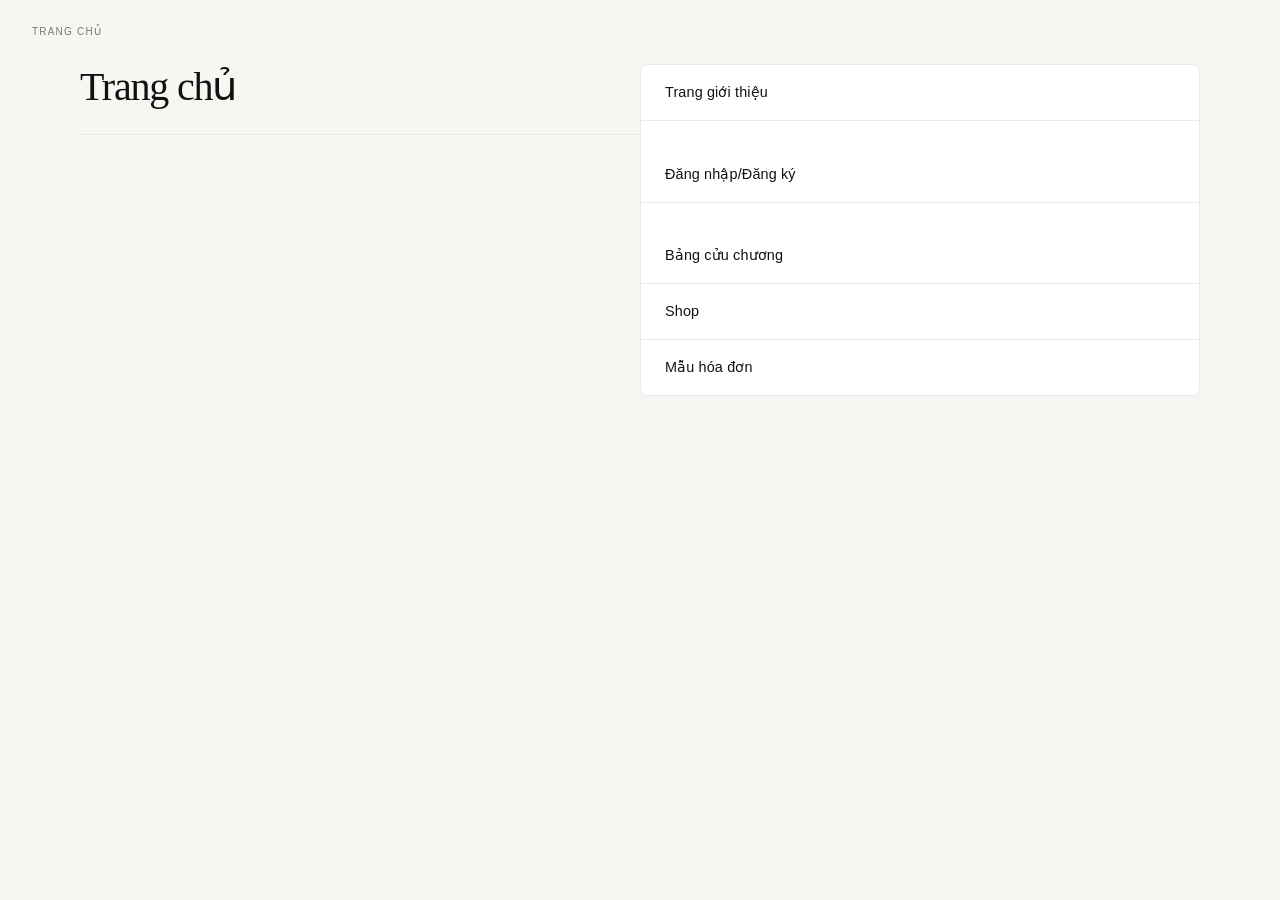
<file: index.html>
<!DOCTYPE html>
<html>
	<head>
		<title>Thiết kế web bằng HTML, CSS, JS</title>
		<meta charset = "utf-8">
		<link rel = "stylesheet" href = "css/trang-chu.css">
	</head>
	<body>
		<h3>Trang chủ</h3>
		

		<ul style = "list-style-type: none">
			<li>
				<a href = "html/gioi-thieu.html">Trang giới thiệu</a><br>
				<a href = "html/Register-Login.html">Đăng nhập/Đăng ký</a><br>
				<a href = "html/bang-cuu-chuong.html">Bảng cửu chương</a>
				<a href = "html/san_pham.html">Shop</a>
				<a href = "html/hoa-don.html">Mẫu hóa đơn</a>
			</li>
		</ul>
	</body>
</html>
</file>
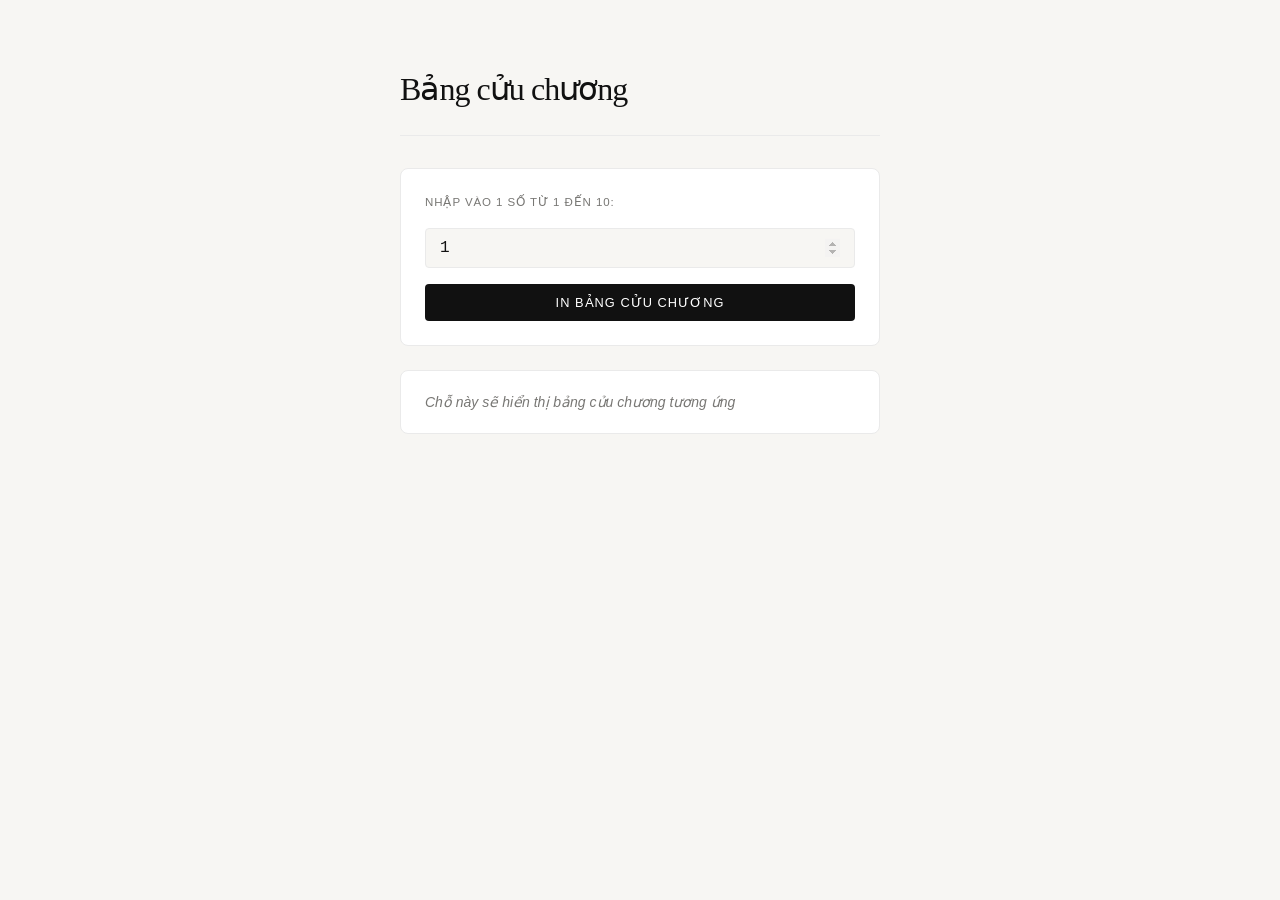
<file: html/bang-cuu-chuong.html>
<!DOCTYPE html>
<html lang = "vi">
	<head>
		<title>Bảng cửu chương</title>
		<meta charset = "utf-8">
		<link rel = "stylesheet" href = "../css/bang-cuu-chuong.css"
	</head>
	<body>
		<div class = "container">
            <form>
                <label>Nhập vào 1 số từ 1 đến 10:</label>
                <input type = "number" name = "txtSo" id = "txtSo" placeholder="Nhập vào 1 số" min = "1" max = "10" value = "1">
                <input type = "button" id = "btnPrint" value = "In bảng cửu chương" onclick="printBCC()">
            </form>
			<div id = "result">
                Chỗ này sẽ hiển thị bảng cửu chương tương ứng
            </div>
            
		</div>
        <script src = "../js/lib.js"></script>
	</body>
</html>
</file>
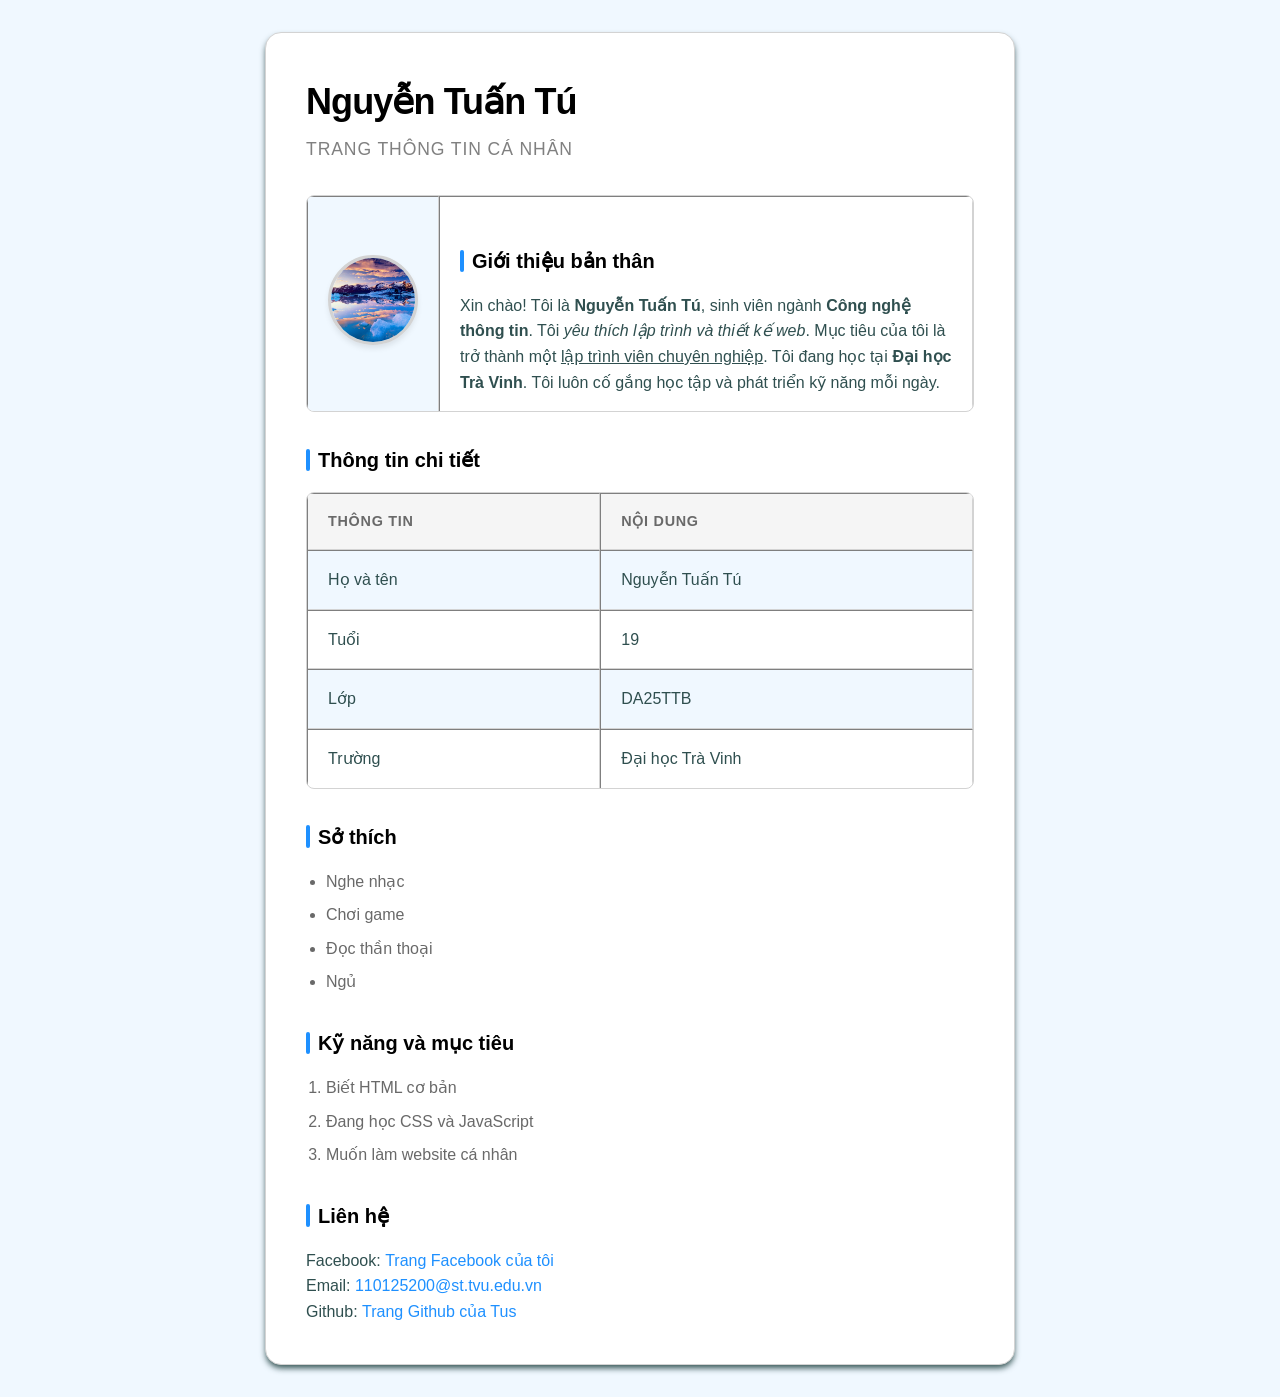
<file: html/gioi-thieu.html>
<!DOCTYPE html>
<html lang = "vi">
	<head>
		<title>Thiết kế web bằng HTML, CSS, JS</title>
		<meta charset = "utf-8">
		<link rel = "stylesheet" href = "../css/style.css">
	</head>
	<body>
		<div class="container">
			<h1>Nguyễn Tuấn Tú</h1>
			<h3>Trang thông tin cá nhân</h3>

			<table border = "1">
				<tr>
					<td>
						<img src = "../assets/images/anh1.jpg" alt = "Ảnh chân dung" width = "100px" height = 100%>
					</td>
					<td>
						<h4>Giới thiệu bản thân</h4>
						<p>
							Xin chào! Tôi là <b>Nguyễn Tuấn Tú</b>, sinh viên ngành <b>Công nghệ thông tin</b>. Tôi <i>yêu thích lập trình và thiết kế web</i>. Mục tiêu của tôi là trở thành một <u>lập trình viên chuyên nghiệp</u>. Tôi đang học tại <b>Đại học Trà Vinh</b>. Tôi luôn cố gắng học tập và phát triển kỹ năng mỗi ngày.
						</p>
					</td>
				</tr>
			</table>

			<h4>Thông tin chi tiết</h4>

			<table border = "1">
				<tr>
					<th>Thông tin</th>
					<th>Nội dung</th>
				</tr>

				<tr>
					<td>Họ và tên</td>
					<td>Nguyễn Tuấn Tú</td>
				</tr>

				<tr>
					<td>Tuổi</td>
					<td>19</td>
				</tr>

				<tr>
					<td>Lớp</td>
					<td>DA25TTB</td>
				</tr>

				<tr>
					<td>Trường</td>
					<td>Đại học Trà Vinh</td>
				</tr>
			</table>

			<h4>Sở thích</h4>

			<ul>
				<li>Nghe nhạc</li>
				<li>Chơi game</li>
				<li>Đọc thần thoại</li>
				<li>Ngủ</li>
			</ul>

			<h4>Kỹ năng và mục tiêu</h4>

			<ol>
				<li>Biết HTML cơ bản</li>
				<li>Đang học CSS và JavaScript</li>
				<li>Muốn làm website cá nhân</li>
			</ol>

			<h4>Liên hệ</h4>

			<p>Facebook: <a href = "https://facebook.com" target = "_blank">Trang Facebook của tôi</a><br>
				Email: <a href = "mailto:110125200@st.tvu.edu.vn">110125200@st.tvu.edu.vn</a><br>
				Github: <a href = "https://github.com/Tus307" target = "_blank">Trang Github của Tus</a>
			</p>
		</div>
	</body>
</html>
</file>
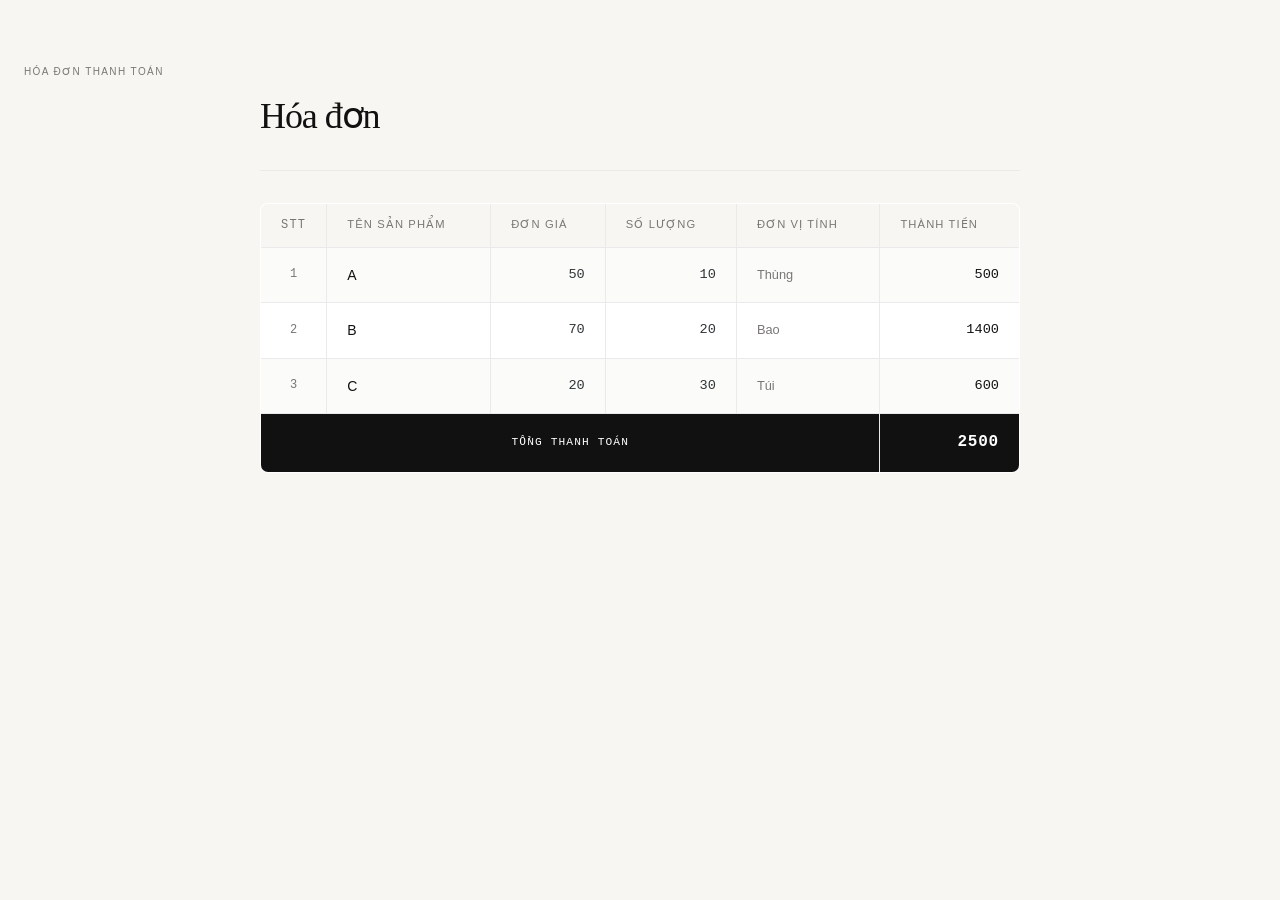
<file: html/hoa-don.html>
<!DOCTYPE html>
    <html lang="vi">
    <head>
        <meta charset="UTF-8">
        <title>Hóa đơn thanh toán</title>
        <link rel = "stylesheet" href = "../css/hoa-don.css">
    </head>
    <body>
        <div class="container">
            <table border = "1">
                <tr>
                    <th>STT</th>
                    <th>Tên sản phẩm</th>
                    <th>Đơn giá</th>
                    <th>Số lượng</th>
                    <th>Đơn vị tính</th>
                    <th>Thành tiền</th>
                </tr>

                <tr>
                    <td>1</td>
                    <td>A</td>
                    <td class="dongia">50</td>
                    <td class="soluong">10</td>
                    <td>Thùng</td>
                    <td class="thanhtien"></td>
                </tr>

                <tr>
                    <td>2</td>
                    <td>B</td>
                    <td class="dongia">70</td>
                    <td class="soluong">20</td>
                    <td>Bao</td>
                    <td class="thanhtien"></td>
                </tr>

                <tr>
                    <td>3</td>
                    <td>C</td>
                    <td class="dongia">20</td>
                    <td class="soluong">30</td>
                    <td>Túi</td>
                    <td class="thanhtien"></td>
                </tr>
                <tr>
                    <td colspan="5">Tổng thanh toán</td>
                    <td id="thanhtoan"></td>
                </tr>
            </table>
        </div>

        <script src = "../js/tinh-hoa-don.js"></script>
    </body>
    </html>
</file>
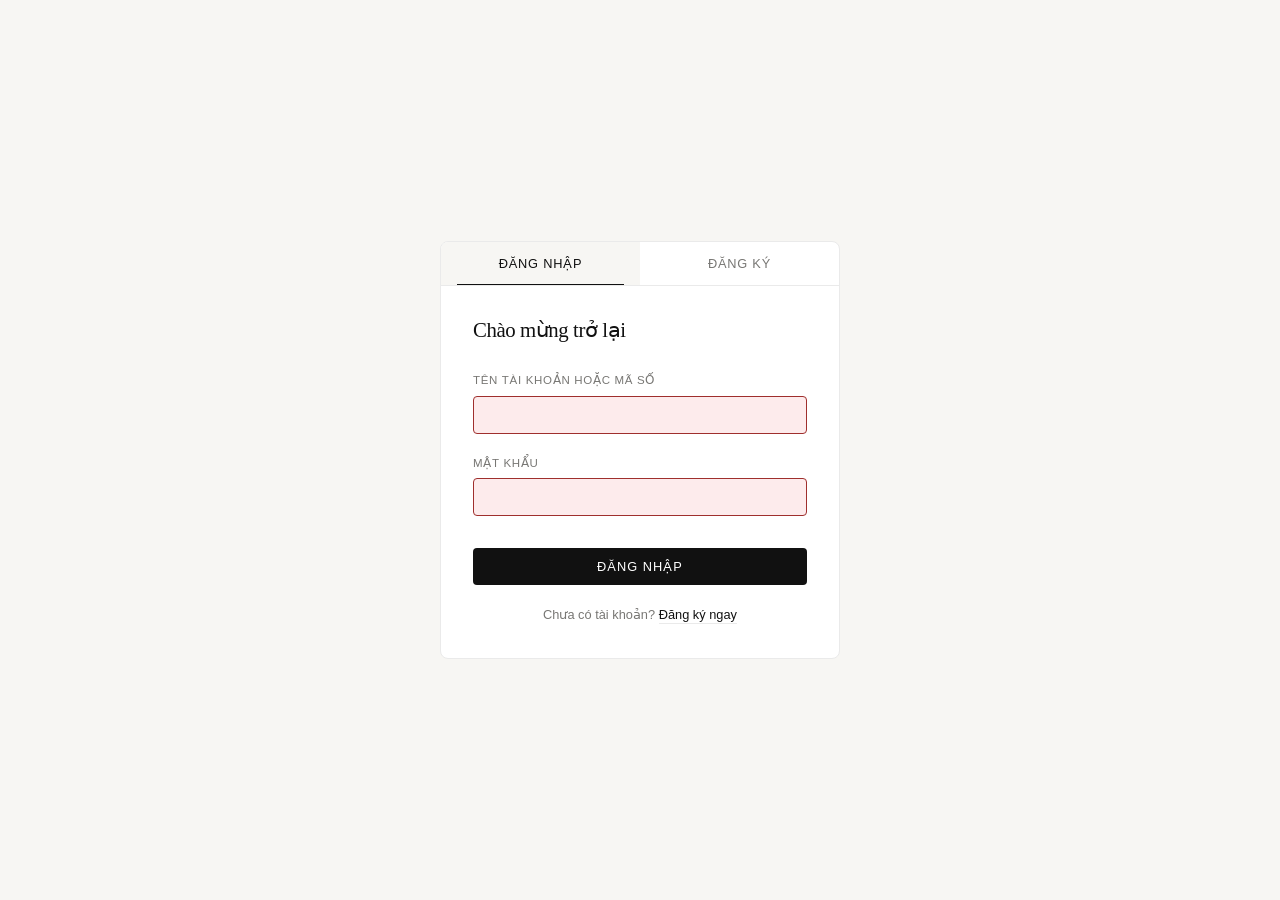
<file: html/Register-Login.html>
<!DOCTYPE html>
<html lang="vi">

<head>
    <meta charset="UTF-8">
    <title>Register and Login features</title>
    <link rel = "stylesheet" href = "../css/register-login.css">
</head>

<body>
    <div class="auth-container">
        
        <div class="tab-menu">
            <button id="tab-login" class="tab-btn active" onclick="document.getElementById('login-form').classList.add('active'); document.getElementById('register-form').classList.remove('active'); this.classList.add('active'); document.getElementById('tab-register').classList.remove('active');">Đăng nhập</button>
            <button id="tab-register" class="tab-btn" onclick="document.getElementById('login-form').classList.remove('active'); document.getElementById('register-form').classList.add('active'); this.classList.add('active'); document.getElementById('tab-login').classList.remove('active');">Đăng ký</button>
        </div>

        <form id="login-form" class="auth-form active" action="gioi-thieu.html">
            <h2>Chào mừng trở lại</h2>

            <div class="input-group">
                <label for="login-username">Tên tài khoản hoặc Mã số</label>
                <input type="text" id="login-username" required>
            </div>

            <div class="input-group">
                <label for="login-password">Mật khẩu</label>
                <input type="password" id="login-password" required>
            </div>

            <button type="submit" class="submit-btn">Đăng nhập</button>

            <p class="switch-text">Chưa có tài khoản? <a href="#" onclick="document.getElementById('tab-register').click();">Đăng ký ngay</a></p>
        </form>

        <form id="register-form" class="auth-form" onsubmit="alert('Đăng ký thành công!'); document.getElementById('tab-login').click(); return false;">
            <h2>Tạo tài khoản mới</h2>

            <div class="input-group">
                <label for="reg-name">Họ và tên</label>
                <input type="text" id="reg-name" required>
            </div>

            <div class="input-group">
                <label for="reg-email">Email sinh viên (@st.tvu.edu.vn)</label>
                <input type="email" id="reg-email" pattern="^[a-zA-Z0-9._%+-]+@st\.tvu\.edu\.vn$" title="Email phải có đuôi @st.tvu.edu.vn" required>
            </div>

            <div class="input-group">
                <label for="reg-password">Mật khẩu (Ít nhất 8 kí tự)</label>
                <input type="password" id="reg-password" minlength="8" title="Mật khẩu phải có ít nhất 8 kí tự" required>
            </div>

            <button type="submit" class="submit-btn">Đăng ký</button>
            
            <p class="switch-text">Đã có tài khoản? <a href="#" onclick="document.getElementById('tab-login').click();">Đăng nhập ngay</a></p>
        </form>
    </div>
</body>
</html>
</file>
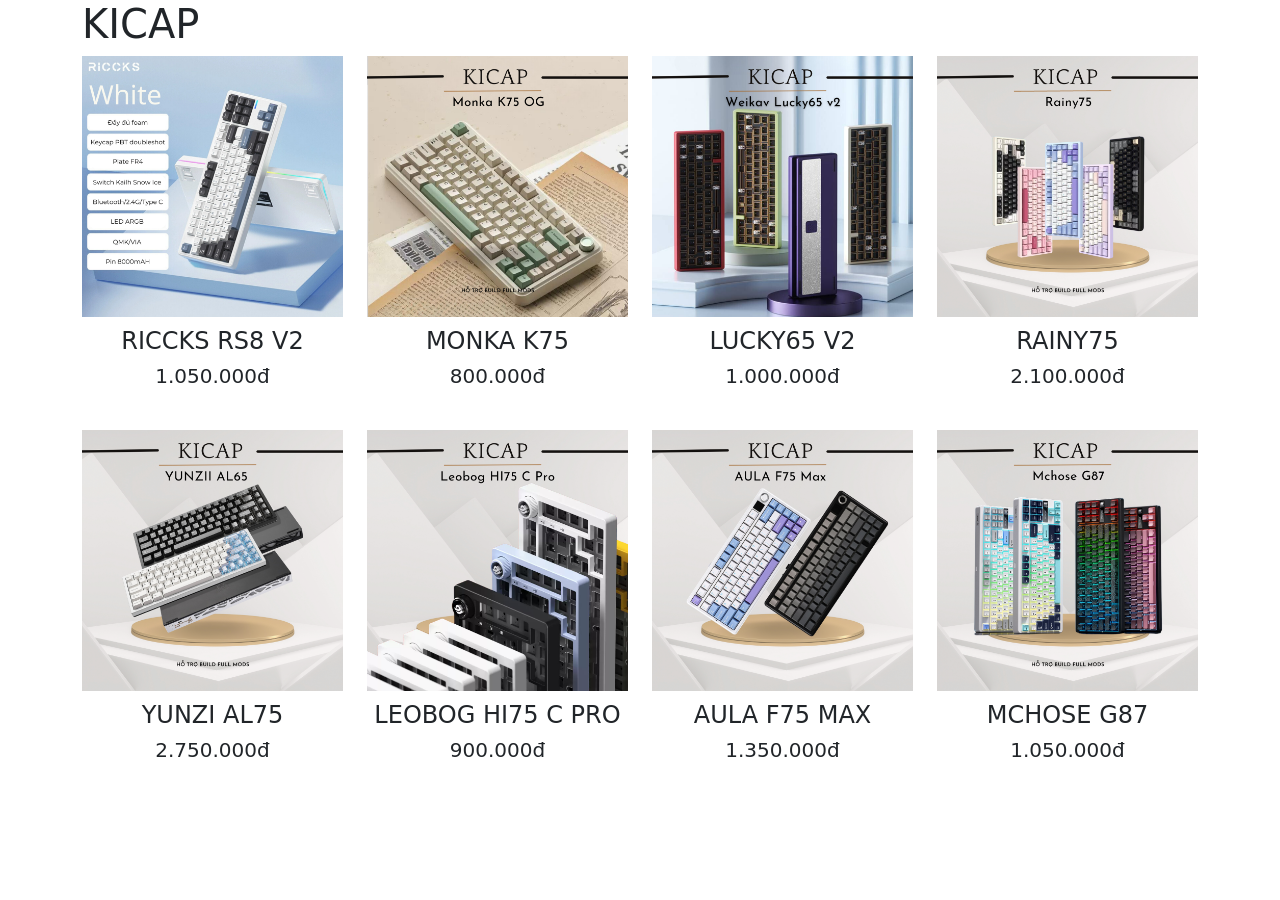
<file: html/san_pham.html>
<!DOCTYPE html>
<html lang="vi">
<head>
    <meta charset="UTF-8">
    <meta name="viewport" content="width=device-width, initial-scale=1.0">
    <title>Sản phẩm</title>

    <link rel = "stylesheet" href = "../css/shop.css">

    <link href="https://cdn.jsdelivr.net/npm/bootstrap@5.3.8/dist/css/bootstrap.min.css" rel="stylesheet">
    <script src="https://cdn.jsdelivr.net/npm/bootstrap@5.3.8/dist/js/bootstrap.bundle.min.js"></script>
</head>
<body>
    <div class="container">
        <h1>KICAP</h1>
        <div class="row row-cols-1 row-cols-sm-2 row-cols-md-3 row-cols-lg-4 g-4" id = "product-list">
            
        </div>

    <script src = "../js/lib.js"></script>
</body>
</html>
</file>
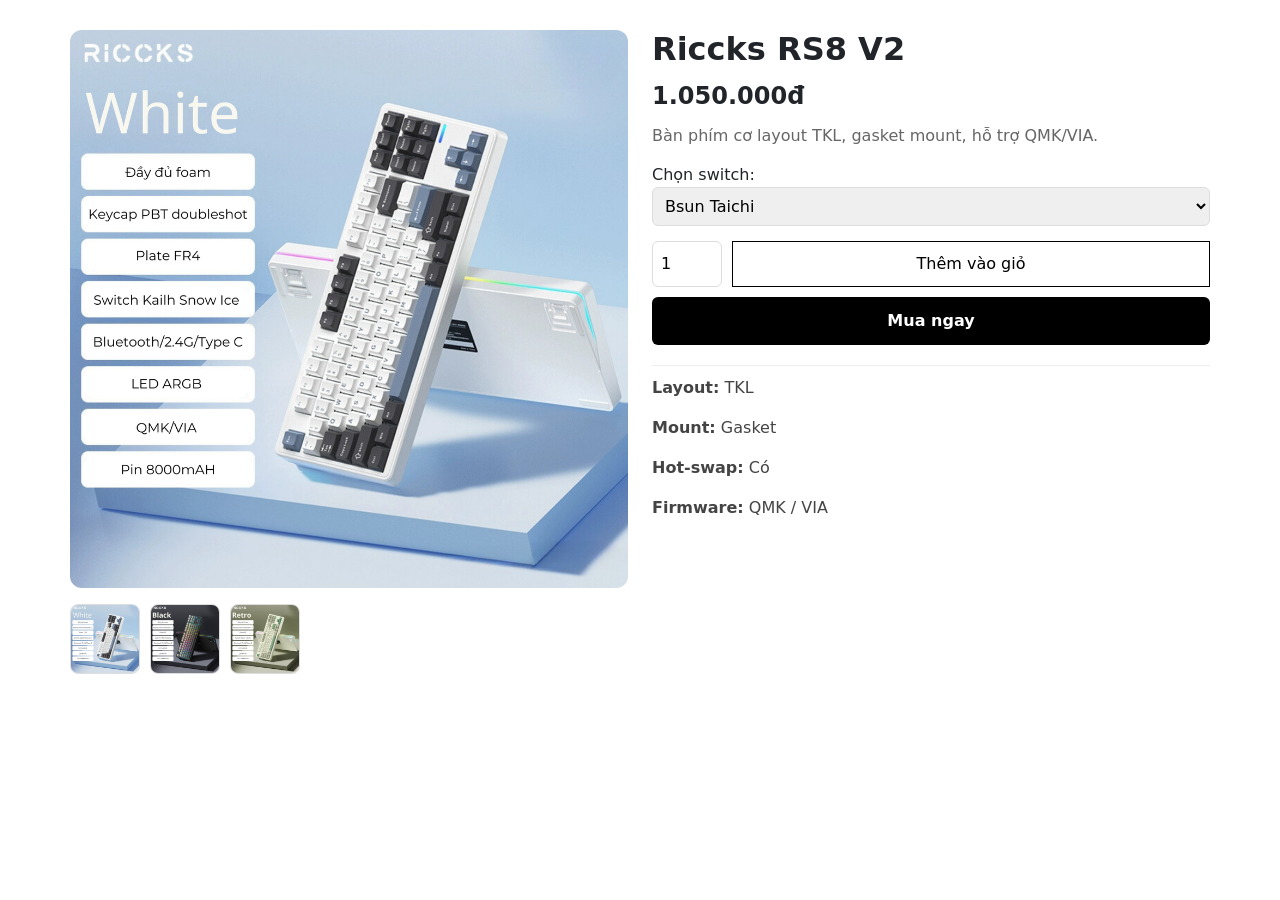
<file: html/chi-tiet/chitiet1.html>
<!DOCTYPE html>
<html lang="vi">
<head>
<meta charset="UTF-8">
<meta name="viewport" content="width=device-width, initial-scale=1.0">
<title>Chi tiết sản phẩm</title>

<link href="https://cdn.jsdelivr.net/npm/bootstrap@5.3.8/dist/css/bootstrap.min.css" rel="stylesheet">
<link rel="stylesheet" href="../../css/chitiet1.css">
</head>

<body>

<div class="container product-page">

    <div class="row g-4">

        <div class="col-md-6">

            <div class="main-image">
                <img id="mainImg" src="../../assets/images/riccks.jpg" loading = "lazy">
            </div>

            <div class="thumb-list mt-3">
                <img src="../../assets/images/riccks.jpg" onclick="changeImg(this)">
                <img src="../../assets/images/riccks2.webp" onclick="changeImg(this)">
                <img src="../../assets/images/riccks3.webp" onclick="changeImg(this)">
            </div>

        </div>

        <div class="col-md-6">

            <h2 class="product-title">Riccks RS8 V2</h2>

            <div class="price">1.050.000đ</div>

            <div class="short-desc">
                Bàn phím cơ layout TKL, gasket mount, hỗ trợ QMK/VIA.
            </div>

            <div class="variant-box">
                <label>Chọn switch:</label>
                <select>
                    <option>Bsun Taichi</option>
                    <option>HMX Cheese Pink</option>
                    <option>Kailh Snow Ice</option>
                </select>
            </div>

            <div class="action-box">
                <input type="number" value="1" min="1">
                <button class="btn-cart">Thêm vào giỏ</button>
            </div>

            <button class="btn-buy">Mua ngay</button>

            <div class="info-box">
                <p><b>Layout:</b> TKL</p>
                <p><b>Mount:</b> Gasket</p>
                <p><b>Hot-swap:</b> Có</p>
                <p><b>Firmware:</b> QMK / VIA</p>
            </div>

        </div>

    </div>

</div>

<script src = "../../js/lib.js"></script>
</body>
</html>
</file>
<file: css/trang-chu.css>
/* trang-chu.css — Home / Navigation Page */
/* Premium Utilitarian Minimalism — Warm Monochrome Palette */

*, *::before, *::after {
  box-sizing: border-box;
  margin: 0;
  padding: 0;
}

:root {
  --canvas:       #F7F6F3;
  --surface:      #FFFFFF;
  --border:       #EAEAEA;
  --text-primary: #111111;
  --text-muted:   #787774;
  --accent-bg:    #E1F3FE;
  --accent-text:  #1F6C9F;
  --font-sans:    'Helvetica Neue', 'SF Pro Display', Arial, sans-serif;
  --font-serif:   'Georgia', 'Playfair Display', serif;
  --transition:   200ms cubic-bezier(0.16, 1, 0.3, 1);
}

html {
  font-size: 16px;
  -webkit-font-smoothing: antialiased;
}

body {
  background-color: var(--canvas);
  color: var(--text-primary);
  font-family: var(--font-sans);
  line-height: 1.6;
  min-height: 100vh;
  display: flex;
  align-items: flex-start;
  justify-content: center;
  padding: 64px 24px;
}

/* ── Site header label ── */
body::before {
  content: "TRANG CHỦ";
  display: block;
  position: fixed;
  top: 24px;
  left: 32px;
  font-size: 10px;
  letter-spacing: 0.12em;
  color: var(--text-muted);
  font-family: var(--font-sans);
}

/* ── Main wrapper ── */
h3 {
  font-family: var(--font-serif);
  font-size: clamp(1.75rem, 4vw, 2.5rem);
  font-weight: 400;
  letter-spacing: -0.03em;
  line-height: 1.15;
  color: var(--text-primary);
  margin-bottom: 48px;
  border-bottom: 1px solid var(--border);
  padding-bottom: 24px;
  max-width: 560px;
  width: 100%;
}

/* ── Nav list ── */
ul[style*="list-style-type: none"],
ul {
  list-style: none !important;
  max-width: 560px;
  width: 100%;
  display: flex;
  flex-direction: column;
  gap: 0;
}

ul li {
  display: flex;
  flex-direction: column;
  border: 1px solid var(--border);
  background: var(--surface);
  border-radius: 8px;
  overflow: hidden;
}

ul li a {
  display: block;
  padding: 16px 24px;
  font-size: 0.9rem;
  color: var(--text-primary);
  text-decoration: none;
  letter-spacing: 0.01em;
  border-bottom: 1px solid var(--border);
  transition: background var(--transition), padding-left var(--transition);
  position: relative;
}

ul li a:last-child {
  border-bottom: none;
}

ul li a::before {
  content: "→";
  position: absolute;
  left: 24px;
  opacity: 0;
  transform: translateX(-8px);
  transition: opacity var(--transition), transform var(--transition);
  color: var(--accent-text);
}

ul li a:hover {
  background: var(--canvas);
  padding-left: 40px;
}

ul li a:hover::before {
  opacity: 1;
  transform: translateX(0);
}

/* ── Scroll-in animation ── */
ul li {
  opacity: 0;
  transform: translateY(10px);
  animation: fadeUp 500ms cubic-bezier(0.16, 1, 0.3, 1) forwards;
}

ul li:nth-child(1) { animation-delay: 80ms; }
ul li:nth-child(2) { animation-delay: 160ms; }
ul li:nth-child(3) { animation-delay: 240ms; }
ul li:nth-child(4) { animation-delay: 320ms; }
ul li:nth-child(5) { animation-delay: 400ms; }

@keyframes fadeUp {
  to {
    opacity: 1;
    transform: translateY(0);
  }
}

/* ── Responsive ── */
@media (max-width: 600px) {
  body {
    padding: 48px 16px;
  }
  h3 {
    font-size: 1.6rem;
  }
}

@media (prefers-reduced-motion: reduce) {
  ul li {
    animation: none;
    opacity: 1;
    transform: none;
  }
  ul li a {
    transition: none;
  }
}
</file>
<file: css/bang-cuu-chuong.css>
/* bang-cuu-chuong.css — Bảng Cửu Chương Tool Page */
/* Premium Utilitarian Minimalism — Warm Monochrome Palette */

*, *::before, *::after {
  box-sizing: border-box;
  margin: 0;
  padding: 0;
}

:root {
  --canvas:       #F7F6F3;
  --surface:      #FFFFFF;
  --border:       #EAEAEA;
  --border-focus: #111111;
  --text-primary: #111111;
  --text-muted:   #787774;
  --text-body:    #2F3437;
  --result-row:   #FBFBFA;
  --accent-bg:    #E1F3FE;
  --accent-text:  #1F6C9F;
  --btn-bg:       #111111;
  --btn-text:     #FFFFFF;
  --btn-hover:    #333333;
  --font-sans:    'Helvetica Neue', 'SF Pro Display', Arial, sans-serif;
  --font-serif:   'Georgia', 'Playfair Display', serif;
  --font-mono:    'SF Mono', 'JetBrains Mono', 'Courier New', monospace;
  --transition:   200ms cubic-bezier(0.16, 1, 0.3, 1);
}

html {
  font-size: 16px;
  -webkit-font-smoothing: antialiased;
}

body {
  background-color: var(--canvas);
  color: var(--text-primary);
  font-family: var(--font-sans);
  line-height: 1.6;
  min-height: 100vh;
  padding: 64px 24px;
  display: flex;
  justify-content: center;
  align-items: flex-start;
}

/* ── Container ── */
.container {
  width: 100%;
  max-width: 480px;
  display: flex;
  flex-direction: column;
  gap: 0;
  animation: fadeUp 500ms cubic-bezier(0.16, 1, 0.3, 1) both;
}

/* ── Page title injected visually ── */
.container::before {
  content: "Bảng cửu chương";
  display: block;
  font-family: var(--font-serif);
  font-size: clamp(1.5rem, 4vw, 2rem);
  font-weight: 400;
  letter-spacing: -0.03em;
  color: var(--text-primary);
  margin-bottom: 32px;
  padding-bottom: 20px;
  border-bottom: 1px solid var(--border);
}

/* ── Input form card ── */
form {
  background: var(--surface);
  border: 1px solid var(--border);
  border-radius: 8px;
  padding: 24px;
  display: flex;
  flex-direction: column;
  gap: 16px;
  margin-bottom: 24px;
}

form label {
  font-size: 0.72rem;
  font-weight: 500;
  letter-spacing: 0.08em;
  text-transform: uppercase;
  color: var(--text-muted);
}

/* Number input */
input[type="number"] {
  width: 100%;
  padding: 10px 14px;
  font-size: 1rem;
  font-family: var(--font-mono);
  color: var(--text-primary);
  background: var(--canvas);
  border: 1px solid var(--border);
  border-radius: 4px;
  outline: none;
  transition: border-color var(--transition), background var(--transition);
  appearance: textfield;
  -moz-appearance: textfield;
}

input[type="number"]:focus {
  border-color: var(--border-focus);
  background: var(--surface);
}

input[type="number"]::-webkit-inner-spin-button,
input[type="number"]::-webkit-outer-spin-button {
  opacity: 0.4;
}

/* Print button */
input[type="button"],
#btnPrint {
  width: 100%;
  padding: 11px 24px;
  background: var(--btn-bg);
  color: var(--btn-text);
  border: none;
  border-radius: 4px;
  font-size: 0.8rem;
  font-weight: 500;
  letter-spacing: 0.08em;
  text-transform: uppercase;
  cursor: pointer;
  font-family: var(--font-sans);
  transition: background var(--transition), transform var(--transition);
}

input[type="button"]:hover,
#btnPrint:hover {
  background: var(--btn-hover);
}

input[type="button"]:active,
#btnPrint:active {
  transform: scale(0.98);
}

/* ── Result display area ── */
#result {
  background: var(--surface);
  border: 1px solid var(--border);
  border-radius: 8px;
  overflow: hidden;
  min-height: 56px;
  font-size: 0.875rem;
  color: var(--text-muted);
  padding: 20px 24px;
  font-style: italic;
  transition: padding var(--transition);
}

/* When result has table content, JS adds rows — style them */
#result table {
  width: 100%;
  border-collapse: collapse;
  background: transparent;
}

#result th {
  display: none; /* hide if JS generates a header */
}

#result table tr {
  border-bottom: 1px solid var(--border);
  display: grid;
  grid-template-columns: 1fr 1fr 1.5fr;
  align-items: center;
}

#result table tr:last-child {
  border-bottom: none;
}

#result table td {
  padding: 13px 24px;
  font-family: var(--font-mono);
  font-size: 0.875rem;
  color: var(--text-body);
  border: none;
}

/* Alternating rows */
#result table tr:nth-child(even) {
  background: var(--result-row);
}

/* Highlight the product (result column) */
#result table td:last-child {
  font-weight: 600;
  color: var(--text-primary);
}

/* ── If JS outputs plain text lines, wrap them ── */
#result p,
#result div,
#result span {
  display: block;
  font-family: var(--font-mono);
  font-size: 0.875rem;
  line-height: 2;
  color: var(--text-body);
  font-style: normal;
}

/* ── Result title (if JS writes it) ── */
#result h3,
#result h4 {
  font-family: var(--font-sans);
  font-size: 0.7rem;
  font-weight: 500;
  letter-spacing: 0.1em;
  text-transform: uppercase;
  color: var(--text-muted);
  margin-bottom: 16px;
  padding-bottom: 12px;
  border-bottom: 1px solid var(--border);
  font-style: normal;
}

/* ── Animations ── */
@keyframes fadeUp {
  from {
    opacity: 0;
    transform: translateY(12px);
  }
  to {
    opacity: 1;
    transform: translateY(0);
  }
}

/* ── Responsive ── */
@media (max-width: 520px) {
  body {
    padding: 40px 16px;
  }

  form {
    padding: 18px;
  }

  #result {
    padding: 16px;
  }
}

@media (prefers-reduced-motion: reduce) {
  .container {
    animation: none;
  }

  input[type="number"],
  input[type="button"] {
    transition: none;
  }
}
</file>
<file: css/style.css>
* {
    box-sizing: border-box;
    margin: 0;
    padding: 0;
}

body {
    font-family: sans-serif;
    background-color: aliceblue;
    color: darkslategray;
    line-height: 1.6;
    padding: 2rem 1rem;
}

.container {
    max-width: 750px;
    margin: 0 auto;
    background-color: white;
    padding: 2.5rem;
    border-radius: 16px;
    box-shadow: 0 4px 6px -1px;
    border: 1px solid lightgray;
}

h1 {
    font-size: 2.25rem;
    font-weight: 800;
    color: black;
    letter-spacing: -0.025em;
    margin-bottom: 0.25rem;
}

h3 {
    font-size: 1.1rem;
    font-weight: 500;
    color: gray;
    margin-bottom: 2rem;
    text-transform: uppercase;
    letter-spacing: 0.05em;
}

h4 {
    font-size: 1.25rem;
    font-weight: 700;
    color: black;
    margin-top: 2rem;
    margin-bottom: 1rem;
    position: relative;
    padding-left: 0.75rem;
}

h4::before {
    content: "";
    position: absolute;
    left: 0;
    top: 15%;
    height: 70%;
    width: 4px;
    background-color: dodgerblue;
    border-radius: 2px;
}

table {
    width: 100%;
    border-collapse: separate;
    border-spacing: 0;
    margin-bottom: 1.5rem;
    border-radius: 8px;
    overflow: hidden;
    border: 1px solid lightgray;
}

th, td {
    padding: 1rem 1.25rem;
    text-align: left;
    border-bottom: 1px solid lightgray;
}

tr:last-child td {
    border-bottom: none;
}

th {
    background-color: whitesmoke;
    color: dimgray;
    font-weight: 600;
    font-size: 0.9rem;
    text-transform: uppercase;
    letter-spacing: 0.05em;
}

table:nth-of-type(2) tr:nth-child(even) {
    background-color: aliceblue;
}

table:first-of-type td:first-child {
    width: 120px;
    text-align: center;
    background-color: aliceblue;
}

table:first-of-type img {
    width: 90px;
    height: 90px;
    object-fit: cover;
    border-radius: 50%;
    border: 3px solid lightgray;
    box-shadow: 0 4px 6px -1px rgba(0, 0, 0, 0.1);
}

ul, ol {
    margin-left: 1.25rem;
    margin-bottom: 1.5rem;
}

li {
    margin-bottom: 0.5rem;
    color: dimgray;
}

a {
    color: dodgerblue;
    text-decoration: none;
    font-weight: 500;
    transition: color 0.2s ease;
}

a:hover {
    color: navy;
    text-decoration: underline;
}
</file>
<file: css/hoa-don.css>
/* hoadon.css — Hóa Đơn Thanh Toán / Invoice Page */
/* Premium Utilitarian Minimalism — Warm Monochrome Palette */

*, *::before, *::after {
  box-sizing: border-box;
  margin: 0;
  padding: 0;
}

:root {
  --canvas:       #F7F6F3;
  --surface:      #FFFFFF;
  --border:       #EAEAEA;
  --text-primary: #111111;
  --text-muted:   #787774;
  --text-body:    #2F3437;
  --total-bg:     #111111;
  --total-text:   #FFFFFF;
  --row-alt:      #FBFBFA;
  --accent-bg:    #FBF3DB;
  --accent-text:  #956400;
  --font-sans:    'Helvetica Neue', 'SF Pro Display', Arial, sans-serif;
  --font-serif:   'Georgia', 'Playfair Display', serif;
  --font-mono:    'SF Mono', 'JetBrains Mono', 'Courier New', monospace;
  --transition:   200ms cubic-bezier(0.16, 1, 0.3, 1);
}

html {
  font-size: 16px;
  -webkit-font-smoothing: antialiased;
}

body {
  background-color: var(--canvas);
  color: var(--text-primary);
  font-family: var(--font-sans);
  line-height: 1.6;
  min-height: 100vh;
  padding: 64px 24px;
}

/* ── Document label ── */
body::before {
  content: "HÓA ĐƠN THANH TOÁN";
  display: block;
  font-size: 10px;
  letter-spacing: 0.14em;
  color: var(--text-muted);
  margin-bottom: 8px;
}

body::after {
  content: attr(data-date);
}

/* ── Container ── */
.container {
  max-width: 760px;
  margin: 0 auto;
  animation: fadeUp 500ms cubic-bezier(0.16, 1, 0.3, 1) both;
}

/* ── Invoice header ── */
.container::before {
  content: "Hóa đơn";
  display: block;
  font-family: var(--font-serif);
  font-size: clamp(1.75rem, 4vw, 2.25rem);
  font-weight: 400;
  letter-spacing: -0.03em;
  color: var(--text-primary);
  margin-bottom: 32px;
  padding-bottom: 24px;
  border-bottom: 1px solid var(--border);
}

/* ── Invoice table ── */
table {
  width: 100%;
  border-collapse: collapse;
  background: var(--surface);
  border: 1px solid var(--border);
  border-radius: 8px;
  overflow: hidden;
}

table[border] {
  border: 1px solid var(--border) !important;
}

/* Header row */
thead tr,
tr:first-child {
  background: var(--canvas);
}

th {
  padding: 12px 20px;
  font-size: 0.7rem;
  font-weight: 500;
  letter-spacing: 0.1em;
  text-transform: uppercase;
  color: var(--text-muted);
  text-align: left;
  border-bottom: 1px solid var(--border);
  border-right: none;
  white-space: nowrap;
}

/* Since the HTML uses <tr><th> without thead, target first row */
tr:first-child th {
  background: var(--canvas);
}

td {
  padding: 16px 20px;
  font-size: 0.875rem;
  color: var(--text-body);
  border-bottom: 1px solid var(--border);
  border-right: none;
  vertical-align: middle;
}

/* Alternating row background */
tr:nth-child(even) td {
  background: var(--row-alt);
}

tr:last-child td {
  border-bottom: none;
}

/* STT column — muted monospace number */
td:first-child,
th:first-child {
  font-family: var(--font-mono);
  font-size: 0.75rem;
  color: var(--text-muted);
  width: 48px;
  text-align: center;
}

/* Tên sản phẩm — prominent */
td:nth-child(2) {
  font-weight: 500;
  color: var(--text-primary);
}

/* Đơn giá / Số lượng / Thành tiền — monospace numerals */
.dongia,
.soluong,
.thanhtien,
td:nth-child(3),
td:nth-child(4),
td:nth-child(6) {
  font-family: var(--font-mono);
  font-size: 0.85rem;
  text-align: right;
}

/* Đơn vị tính */
td:nth-child(5) {
  color: var(--text-muted);
  font-size: 0.8rem;
}

/* Thành tiền column — accent styling */
.thanhtien,
td:nth-child(6) {
  color: var(--text-primary);
  font-weight: 500;
}

/* ── Tổng thanh toán row ── */
tr:last-child {
  background: var(--total-bg) !important;
}

tr:last-child td {
  color: var(--total-text);
  border-bottom: none;
  font-size: 0.8rem;
  font-weight: 500;
  letter-spacing: 0.05em;
}

tr:last-child td[colspan] {
  text-transform: uppercase;
  letter-spacing: 0.1em;
  font-size: 0.7rem;
}

#thanhtoan {
  font-family: var(--font-mono);
  font-size: 1rem;
  font-weight: 600;
  text-align: right;
  color: var(--total-text);
}

/* ── Animations ── */
@keyframes fadeUp {
  from {
    opacity: 0;
    transform: translateY(12px);
  }
  to {
    opacity: 1;
    transform: translateY(0);
  }
}

/* ── Print styles ── */
@media print {
  body {
    background: white;
    padding: 24px;
  }
  table {
    border: 1px solid #ccc;
  }
  tr:last-child {
    background: #111 !important;
    -webkit-print-color-adjust: exact;
    print-color-adjust: exact;
  }
}

/* ── Responsive ── */
@media (max-width: 600px) {
  body {
    padding: 32px 12px;
  }
  th, td {
    padding: 12px 12px;
    font-size: 0.8rem;
  }
}

@media (prefers-reduced-motion: reduce) {
  .container {
    animation: none;
  }
}
</file>
<file: css/register-login.css>
/* style2.css — Đăng Nhập / Đăng Ký Authentication Page */
/* Premium Utilitarian Minimalism — Warm Monochrome Palette */

*, *::before, *::after {
  box-sizing: border-box;
  margin: 0;
  padding: 0;
}

:root {
  --canvas:        #F7F6F3;
  --surface:       #FFFFFF;
  --border:        #EAEAEA;
  --border-focus:  #111111;
  --text-primary:  #111111;
  --text-muted:    #787774;
  --text-body:     #2F3437;
  --error:         #9F2F2D;
  --error-bg:      #FDEBEC;
  --btn-bg:        #111111;
  --btn-text:      #FFFFFF;
  --btn-hover:     #333333;
  --font-sans:     'Helvetica Neue', 'SF Pro Display', Arial, sans-serif;
  --font-serif:    'Georgia', 'Playfair Display', serif;
  --transition:    200ms cubic-bezier(0.16, 1, 0.3, 1);
}

html {
  font-size: 16px;
  -webkit-font-smoothing: antialiased;
}

body {
  background-color: var(--canvas);
  color: var(--text-primary);
  font-family: var(--font-sans);
  line-height: 1.6;
  min-height: 100vh;
  display: grid;
  place-items: center;
  padding: 32px 16px;
}

/* ── Outer card ── */
.auth-container {
  width: 100%;
  max-width: 400px;
  background: var(--surface);
  border: 1px solid var(--border);
  border-radius: 8px;
  overflow: hidden;
  animation: fadeUp 500ms cubic-bezier(0.16, 1, 0.3, 1) both;
}

/* ── Tab menu ── */
.tab-menu {
  display: grid;
  grid-template-columns: 1fr 1fr;
  border-bottom: 1px solid var(--border);
}

.tab-btn {
  background: none;
  border: none;
  padding: 14px 0;
  font-size: 0.8rem;
  font-weight: 500;
  letter-spacing: 0.06em;
  text-transform: uppercase;
  color: var(--text-muted);
  cursor: pointer;
  transition: color var(--transition), background var(--transition);
  position: relative;
  font-family: var(--font-sans);
}

.tab-btn::after {
  content: "";
  position: absolute;
  bottom: 0;
  left: 16px;
  right: 16px;
  height: 1px;
  background: var(--text-primary);
  transform: scaleX(0);
  transition: transform var(--transition);
}

.tab-btn.active {
  color: var(--text-primary);
  background: var(--canvas);
}

.tab-btn.active::after {
  transform: scaleX(1);
}

.tab-btn:hover:not(.active) {
  color: var(--text-body);
  background: #FAFAF9;
}

/* ── Auth forms ── */
.auth-form {
  display: none;
  padding: 32px;
  flex-direction: column;
  gap: 0;
}

.auth-form.active {
  display: flex;
}

/* Form heading */
.auth-form h2 {
  font-family: var(--font-serif);
  font-size: 1.3rem;
  font-weight: 400;
  letter-spacing: -0.02em;
  color: var(--text-primary);
  margin-bottom: 28px;
  line-height: 1.2;
}

/* ── Input groups ── */
.input-group {
  display: flex;
  flex-direction: column;
  gap: 6px;
  margin-bottom: 20px;
}

.input-group label {
  font-size: 0.72rem;
  font-weight: 500;
  letter-spacing: 0.06em;
  text-transform: uppercase;
  color: var(--text-muted);
}

.input-group input {
  width: 100%;
  padding: 10px 14px;
  font-size: 0.9rem;
  font-family: var(--font-sans);
  color: var(--text-primary);
  background: var(--canvas);
  border: 1px solid var(--border);
  border-radius: 4px;
  outline: none;
  transition: border-color var(--transition), background var(--transition);
  appearance: none;
  -webkit-appearance: none;
}

.input-group input:focus {
  border-color: var(--border-focus);
  background: var(--surface);
}

.input-group input::placeholder {
  color: var(--text-muted);
}

.input-group input:invalid:not(:placeholder-shown) {
  border-color: var(--error);
  background: var(--error-bg);
}

/* ── Submit button ── */
.submit-btn {
  width: 100%;
  padding: 11px 24px;
  background: var(--btn-bg);
  color: var(--btn-text);
  border: none;
  border-radius: 4px;
  font-size: 0.8rem;
  font-weight: 500;
  letter-spacing: 0.08em;
  text-transform: uppercase;
  cursor: pointer;
  font-family: var(--font-sans);
  transition: background var(--transition), transform var(--transition);
  margin-top: 8px;
}

.submit-btn:hover {
  background: var(--btn-hover);
}

.submit-btn:active {
  transform: scale(0.98);
}

/* ── Switch text ── */
.switch-text {
  margin-top: 20px;
  font-size: 0.8rem;
  color: var(--text-muted);
  text-align: center;
}

.switch-text a {
  color: var(--text-primary);
  text-decoration: none;
  font-weight: 500;
  border-bottom: 1px solid var(--border);
  padding-bottom: 1px;
  transition: border-color var(--transition);
}

.switch-text a:hover {
  border-color: var(--text-primary);
}

/* ── Divider between last input and button ── */
.auth-form .submit-btn {
  margin-top: 12px;
}

/* ── Animations ── */
@keyframes fadeUp {
  from {
    opacity: 0;
    transform: translateY(14px);
  }
  to {
    opacity: 1;
    transform: translateY(0);
  }
}

/* ── Responsive ── */
@media (max-width: 440px) {
  .auth-form {
    padding: 24px 20px;
  }
}

@media (prefers-reduced-motion: reduce) {
  .auth-container {
    animation: none;
  }
  .tab-btn,
  .tab-btn::after,
  .input-group input,
  .submit-btn {
    transition: none;
  }
}
</file>
<file: css/shop.css>
h1{
    display: flex;
    text-align: center;
}

.product-card {
    display: block;
    position: relative;
    text-decoration: none;
    color: inherit;
    overflow: hidden;
    cursor: pointer;
    transition: box-shadow 0.3s ease;
}


.product-image img {
    width: 100%;
    height: 100%;
    object-fit: cover;
}

.product-info {
    padding: 10px 0;
    transition: opacity 0.25s ease, transform 0.25s ease;
}

.product-overlay {
    position: absolute;
    left: 0;
    bottom: 0;
    width: 100%;
    background: white;
    padding: 15px;
    transform: translateY(100%);
    transition: transform 0.3s ease;
}

.product-card:hover .product-overlay {
    transform: translateY(0);
}

.product-card:hover .product-info {
    opacity: 0;
    transform: translateY(-5px);
}

.overlay-button {
    border: 1px solid #000;
    text-align: center;
    padding: 10px 0;
    font-weight: 500;
    background: white;
    transition: 0.2s ease;
}

.overlay-button:hover {
    background: #000;
    color: #fff;
}
</file>
<file: css/chitiet1.css>
.product-page {
    padding: 30px 0;
}

.main-image {
    width: 100%;
    border-radius: 12px;
    overflow: hidden;
    background: #f8f8f8;
}

.main-image img {
    width: 100%;
    height: auto;
    display: block;
}

.thumb-list {
    display: flex;
    gap: 10px;
}

.thumb-list img {
    width: 70px;
    height: 70px;
    object-fit: cover;
    border-radius: 8px;
    cursor: pointer;
    border: 1px solid #ddd;
    transition: 0.2s ease;
}

.thumb-list img:hover {
    transform: scale(1.05);
    border-color: #000;
}

.product-title {
    font-weight: 600;
}

.price {
    font-size: 24px;
    font-weight: bold;
    margin: 10px 0;
}

.short-desc {
    color: #666;
    margin-bottom: 15px;
}

.variant-box {
    margin: 15px 0;
}

.variant-box select {
    width: 100%;
    padding: 8px;
    border-radius: 6px;
    border: 1px solid #ddd;
}

.action-box {
    display: flex;
    gap: 10px;
    margin-top: 15px;
}

.action-box input {
    width: 70px;
    padding: 8px;
    border: 1px solid #ddd;
    border-radius: 6px;
}

.btn-cart {
    flex: 1;
    padding: 10px;
    border: 1px solid #000;
    background: #fff;
    transition: 0.2s;
}

.btn-cart:hover {
    background: #000;
    color: #fff;
}

.btn-buy {
    width: 100%;
    margin-top: 10px;
    padding: 12px;
    background: #000;
    color: #fff;
    border: none;
    border-radius: 6px;
    font-weight: bold;
}

.btn-buy:hover {
    opacity: 0.85;
}

.info-box {
    margin-top: 20px;
    padding-top: 10px;
    border-top: 1px solid #eee;
    color: #444;
}
</file>
